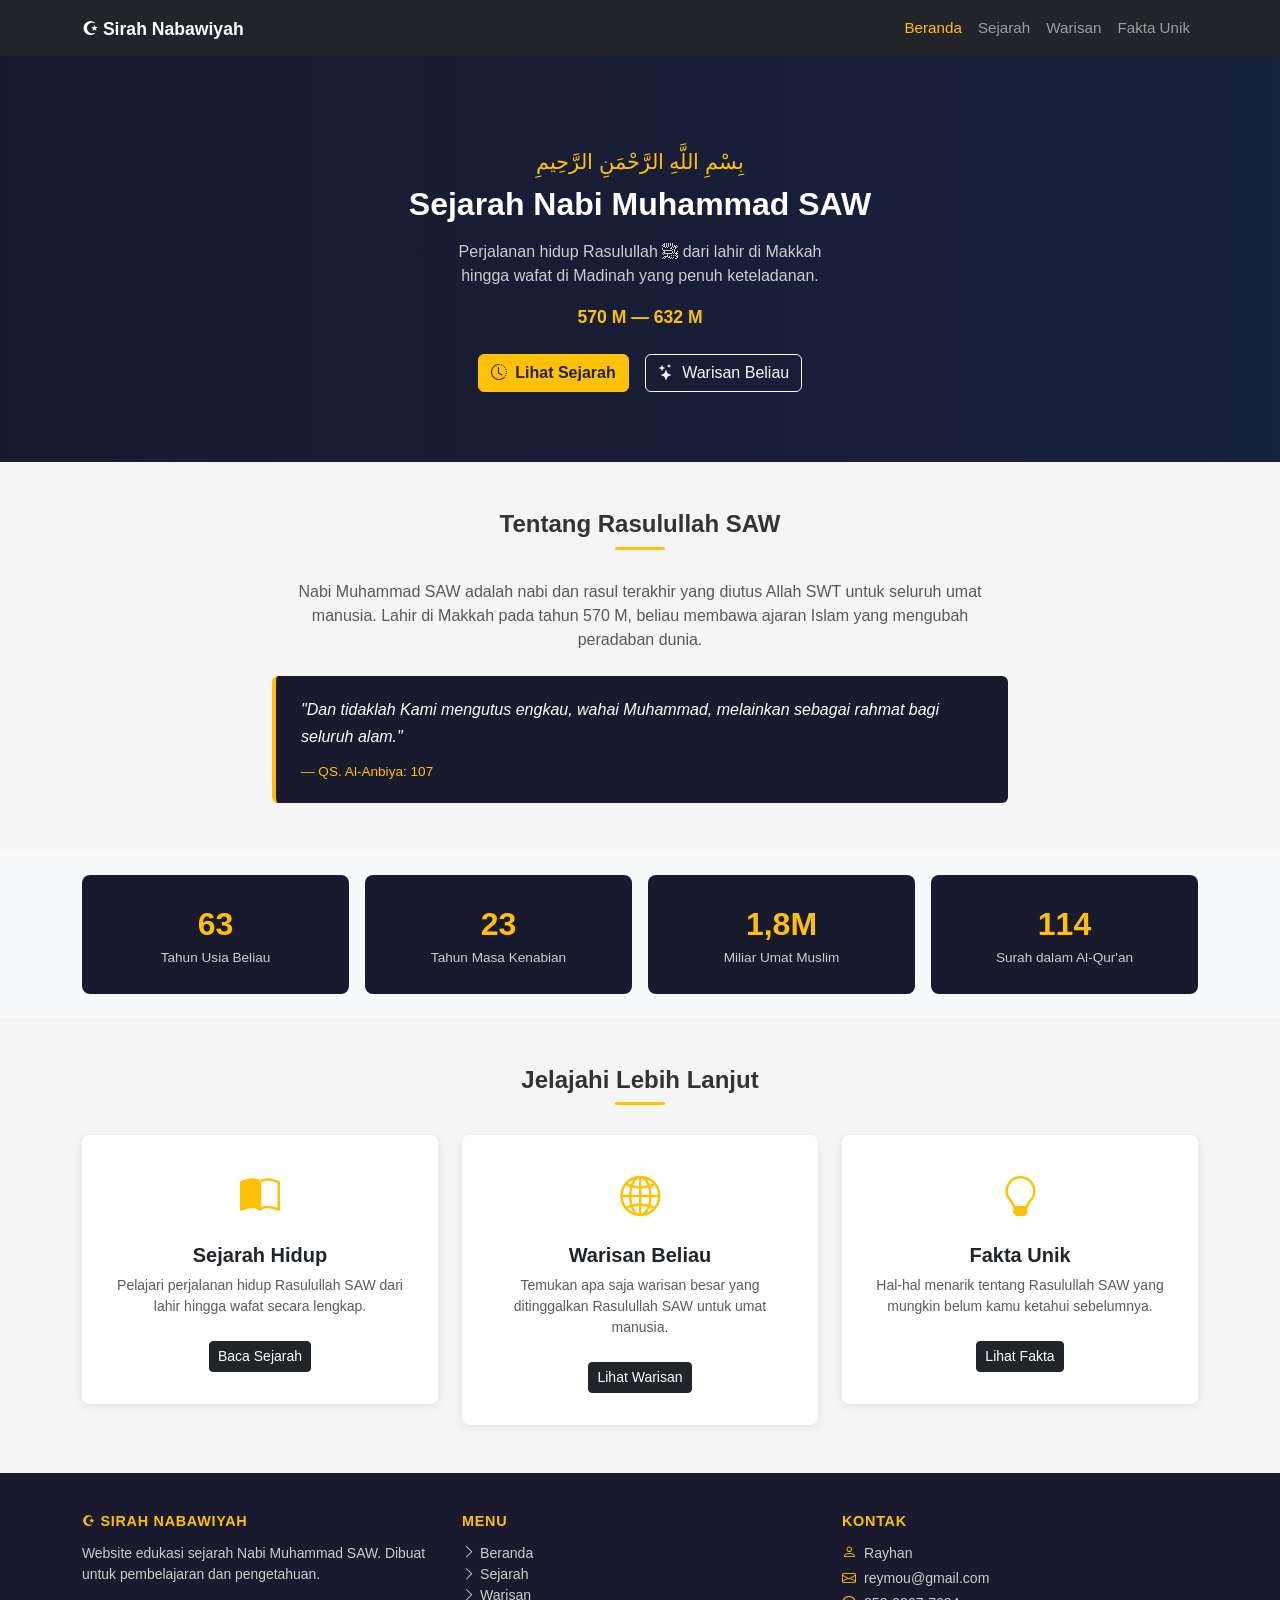
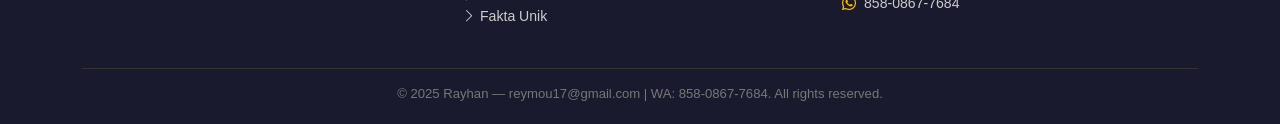
<file: index.html>
<!DOCTYPE html>
<html lang="id">
<head>
  <meta charset="UTF-8">
  <meta name="viewport" content="width=device-width, initial-scale=1.0">
  <title>Beranda — Sejarah Rasulullah SAW</title>
  <link href="https://cdn.jsdelivr.net/npm/bootstrap@5.3.3/dist/css/bootstrap.min.css" rel="stylesheet">
  <link href="https://cdn.jsdelivr.net/npm/bootstrap-icons@1.11.3/font/bootstrap-icons.min.css" rel="stylesheet">
  <link rel="stylesheet" href="style.css">
</head>
<body>

  <!-- NAVBAR -->
  <nav class="navbar navbar-expand-lg navbar-dark bg-dark sticky-top">
    <div class="container">
      <a class="navbar-brand" href="index.html">
        <span>☪ Sirah Nabawiyah</span>
      </a>
      <button class="navbar-toggler" type="button"
        data-bs-toggle="collapse" data-bs-target="#navMenu">
        <span class="navbar-toggler-icon"></span>
      </button>
      <div class="collapse navbar-collapse" id="navMenu">
        <ul class="navbar-nav ms-auto">
          <li class="nav-item"><a class="nav-link" href="index.html">Beranda</a></li>
          <li class="nav-item"><a class="nav-link" href="sejarah.html">Sejarah</a></li>
          <li class="nav-item"><a class="nav-link" href="warisan.html">Warisan</a></li>
          <li class="nav-item"><a class="nav-link" href="fakta.html">Fakta Unik</a></li>
        </ul>
      </div>
    </div>
  </nav>

  <!-- HERO -->
  <section class="hero">
    <div class="container">
      <p class="mb-2" style="color:#ffc107; font-size:1.3rem;">بِسْمِ اللَّهِ الرَّحْمَنِ الرَّحِيمِ</p>
      <h1>Sejarah Nabi Muhammad SAW</h1>
      <p class="mt-3 mb-1">Perjalanan hidup Rasulullah ﷺ dari lahir di Makkah<br>hingga wafat di Madinah yang penuh keteladanan.</p>
      <p class="tahun mt-3">570 M &mdash; 632 M</p>
      <div class="mt-4 d-flex gap-3 justify-content-center flex-wrap">
        <a href="sejarah.html" class="btn btn-warning text-dark fw-bold">
          <i class="bi bi-clock-history me-1"></i> Lihat Sejarah
        </a>
        <a href="warisan.html" class="btn btn-outline-light">
          <i class="bi bi-stars me-1"></i> Warisan Beliau
        </a>
      </div>
    </div>
  </section>

  <!-- RINGKASAN SINGKAT -->
  <section class="py-5">
    <div class="container">
      <h2 class="section-title text-center">Tentang Rasulullah SAW</h2>
      <div class="title-line"></div>

      <div class="row justify-content-center">
        <div class="col-md-8">
          <p class="text-center text-muted mb-4">
            Nabi Muhammad SAW adalah nabi dan rasul terakhir yang diutus Allah SWT untuk seluruh umat manusia.
            Lahir di Makkah pada tahun 570 M, beliau membawa ajaran Islam yang mengubah peradaban dunia.
          </p>
          <div class="quote-box">
            "Dan tidaklah Kami mengutus engkau, wahai Muhammad, melainkan sebagai rahmat bagi seluruh alam."
            <cite>— QS. Al-Anbiya: 107</cite>
          </div>
        </div>
      </div>
    </div>
  </section>

  <!-- STATISTIK -->
  <section class="py-4 bg-light">
    <div class="container">
      <div class="row g-3 text-center">
        <div class="col-6 col-md-3">
          <div class="stat-box">
            <div class="angka">63</div>
            <p>Tahun Usia Beliau</p>
          </div>
        </div>
        <div class="col-6 col-md-3">
          <div class="stat-box">
            <div class="angka">23</div>
            <p>Tahun Masa Kenabian</p>
          </div>
        </div>
        <div class="col-6 col-md-3">
          <div class="stat-box">
            <div class="angka">1,8M</div>
            <p>Miliar Umat Muslim</p>
          </div>
        </div>
        <div class="col-6 col-md-3">
          <div class="stat-box">
            <div class="angka">114</div>
            <p>Surah dalam Al-Qur'an</p>
          </div>
        </div>
      </div>
    </div>
  </section>

  <!-- NAVIGASI KE HALAMAN LAIN -->
  <section class="py-5">
    <div class="container">
      <h2 class="section-title text-center">Jelajahi Lebih Lanjut</h2>
      <div class="title-line"></div>
      <div class="row g-4">

        <div class="col-md-4">
          <div class="card text-center p-3">
            <div class="card-body">
              <i class="bi bi-book-half fs-1 text-warning mb-3 d-block"></i>
              <h5 class="fw-bold">Sejarah Hidup</h5>
              <p class="text-muted small">Pelajari perjalanan hidup Rasulullah SAW dari lahir hingga wafat secara lengkap.</p>
              <a href="sejarah.html" class="btn btn-sm btn-dark mt-2">Baca Sejarah</a>
            </div>
          </div>
        </div>

        <div class="col-md-4">
          <div class="card text-center p-3">
            <div class="card-body">
              <i class="bi bi-globe2 fs-1 text-warning mb-3 d-block"></i>
              <h5 class="fw-bold">Warisan Beliau</h5>
              <p class="text-muted small">Temukan apa saja warisan besar yang ditinggalkan Rasulullah SAW untuk umat manusia.</p>
              <a href="warisan.html" class="btn btn-sm btn-dark mt-2">Lihat Warisan</a>
            </div>
          </div>
        </div>

        <div class="col-md-4">
          <div class="card text-center p-3">
            <div class="card-body">
              <i class="bi bi-lightbulb fs-1 text-warning mb-3 d-block"></i>
              <h5 class="fw-bold">Fakta Unik</h5>
              <p class="text-muted small">Hal-hal menarik tentang Rasulullah SAW yang mungkin belum kamu ketahui sebelumnya.</p>
              <a href="fakta.html" class="btn btn-sm btn-dark mt-2">Lihat Fakta</a>
            </div>
          </div>
        </div>

      </div>
    </div>
  </section>

  <!-- FOOTER -->
  <footer>
    <div class="container">
      <div class="row g-4">
        <div class="col-md-4">
          <h6>☪ Sirah Nabawiyah</h6>
          <p style="font-size:0.87rem;">Website edukasi sejarah Nabi Muhammad SAW. Dibuat untuk pembelajaran dan pengetahuan.</p>
        </div>
        <div class="col-md-4">
          <h6>Menu</h6>
          <ul class="list-unstyled" style="font-size:0.88rem;">
            <li><a href="index.html"><i class="bi bi-chevron-right me-1"></i>Beranda</a></li>
            <li><a href="sejarah.html"><i class="bi bi-chevron-right me-1"></i>Sejarah</a></li>
            <li><a href="warisan.html"><i class="bi bi-chevron-right me-1"></i>Warisan</a></li>
            <li><a href="fakta.html"><i class="bi bi-chevron-right me-1"></i>Fakta Unik</a></li>
          </ul>
        </div>
        <div class="col-md-4">
          <h6>Kontak</h6>
          <ul class="list-unstyled" style="font-size:0.88rem;">
            <li class="mb-1"><i class="bi bi-person me-2 text-warning"></i>Rayhan</li>
            <li class="mb-1"><i class="bi bi-envelope me-2 text-warning"></i><a href="mailto:reymou@gmail.com">reymou@gmail.com</a></li>
            <li><i class="bi bi-whatsapp me-2 text-warning"></i><a href="https://wa.me/62858-0867-7684">858-0867-7684</a></li>
          </ul>
        </div>
      </div>
      <div class="footer-bottom">
        &copy; 2025 Rayhan — reymou17@gmail.com | WA: 858-0867-7684. All rights reserved.
      </div>
    </div>
  </footer>

  <button id="backToTop" title="Kembali ke atas"><i class="bi bi-arrow-up"></i></button>

  <script src="https://cdn.jsdelivr.net/npm/bootstrap@5.3.3/dist/js/bootstrap.bundle.min.js"></script>
  <script src="script.js"></script>
</body>
</html>
</file>
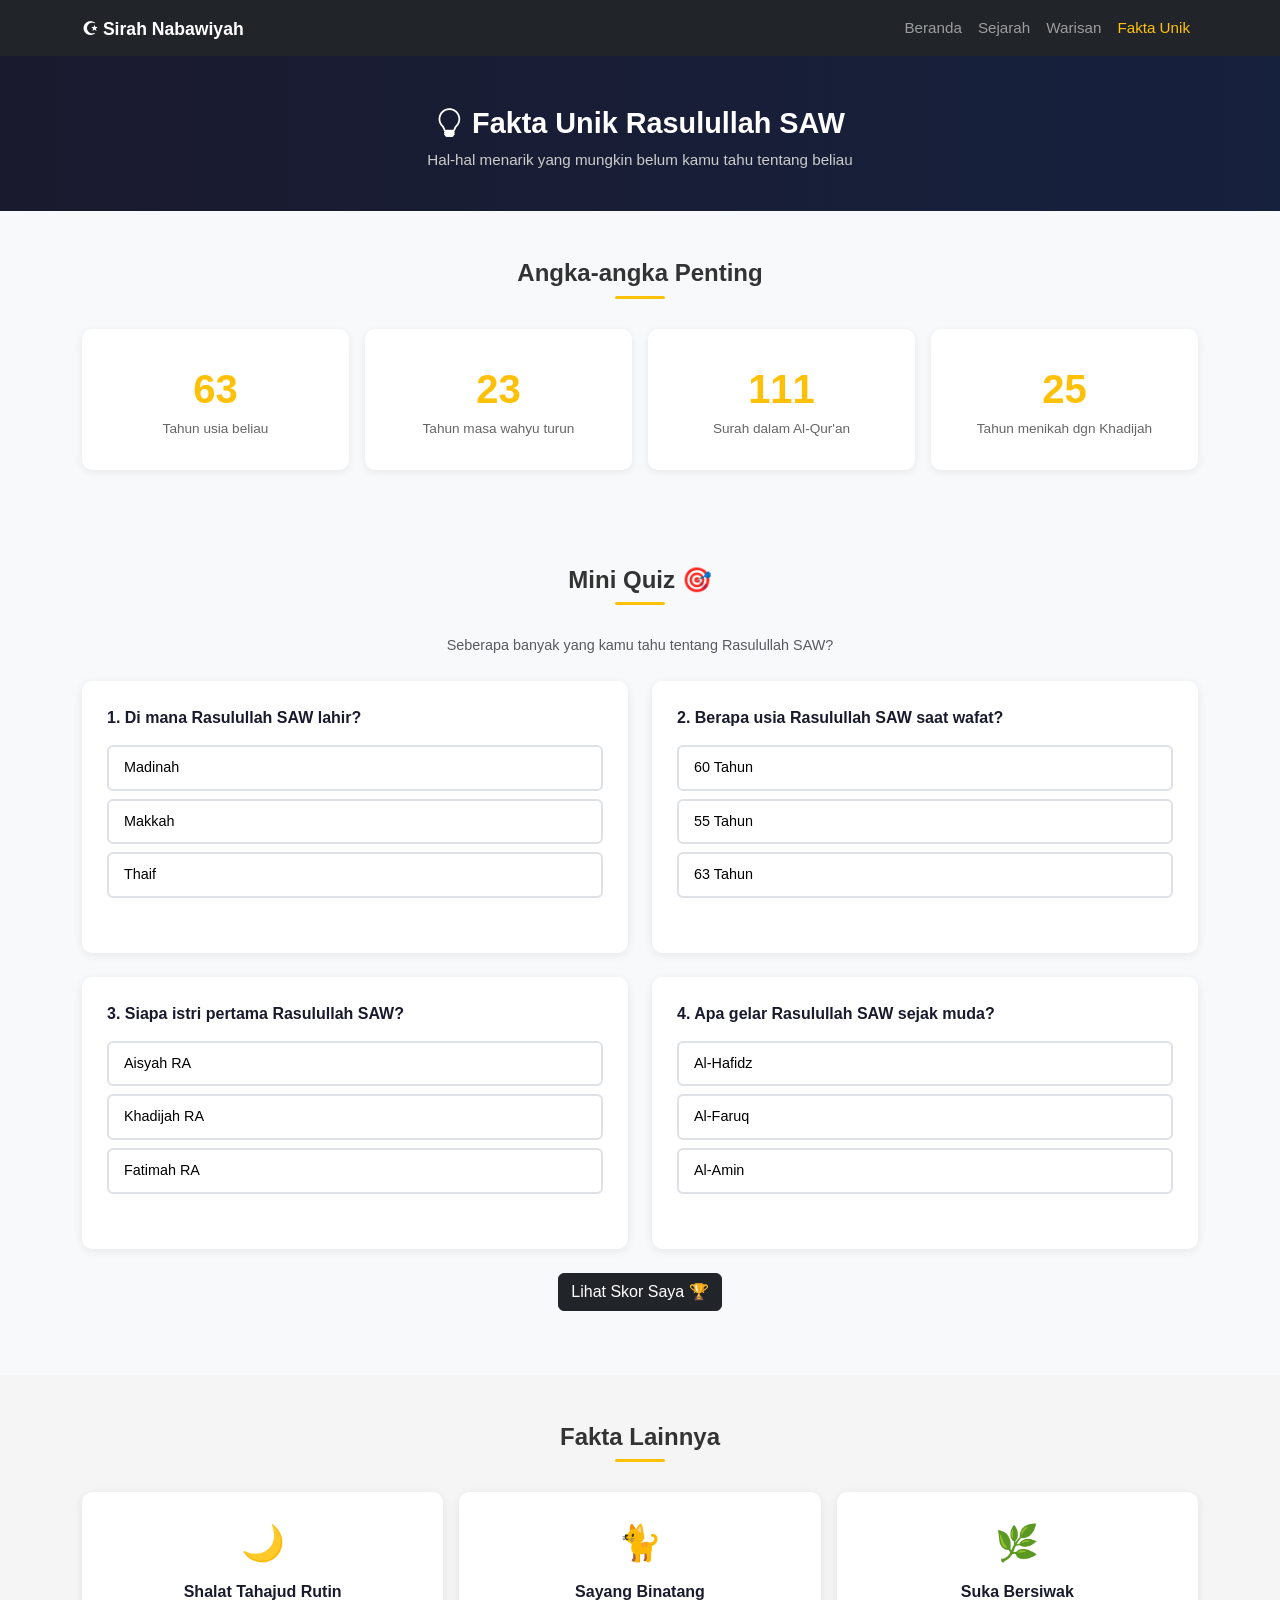
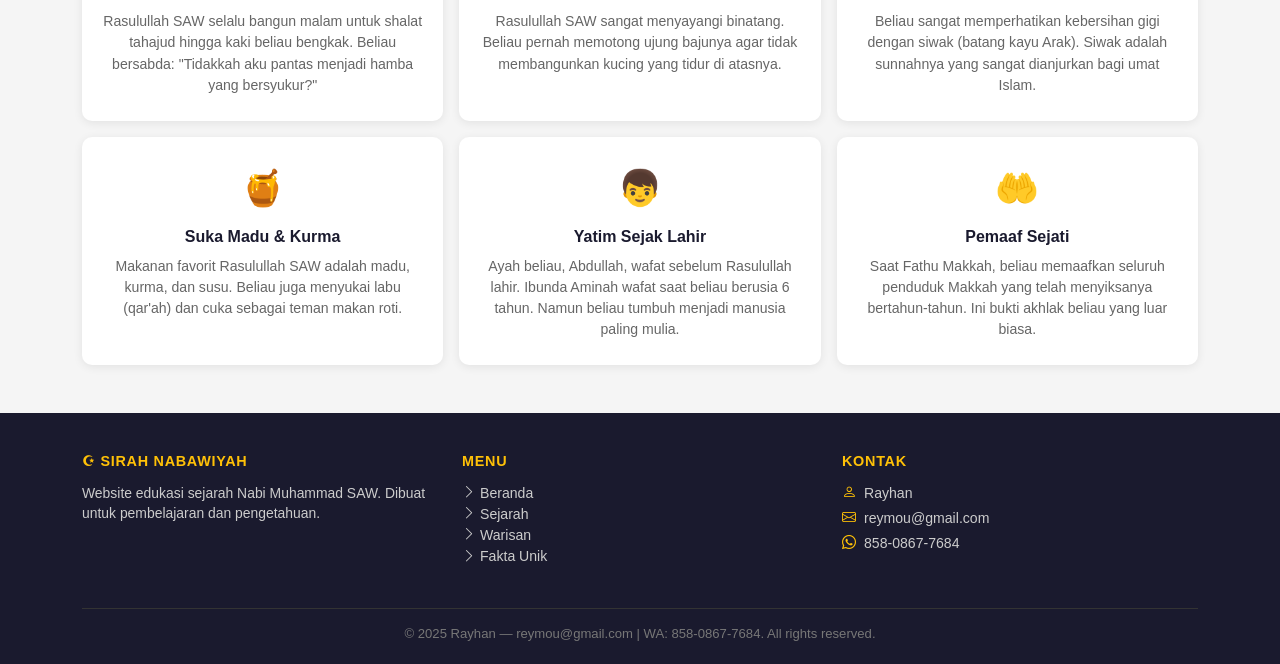
<file: fakta.html>
<!DOCTYPE html>
<html lang="id">
<head>
  <meta charset="UTF-8">
  <meta name="viewport" content="width=device-width, initial-scale=1.0">
  <title>Fakta Unik — Rasulullah SAW</title>
  <link href="https://cdn.jsdelivr.net/npm/bootstrap@5.3.3/dist/css/bootstrap.min.css" rel="stylesheet">
  <link href="https://cdn.jsdelivr.net/npm/bootstrap-icons@1.11.3/font/bootstrap-icons.min.css" rel="stylesheet">
  <link rel="stylesheet" href="style.css">
  <style>
    /* Flip card */
    .flip-card {
      perspective: 1000px;
      height: 200px;
      cursor: pointer;
    }
    .flip-inner {
      width: 100%;
      height: 100%;
      transition: transform 0.55s;
      transform-style: preserve-3d;
      position: relative;
    }
    .flip-card.flipped .flip-inner {
      transform: rotateY(180deg);
    }
    .flip-front, .flip-back {
      position: absolute;
      width: 100%;
      height: 100%;
      backface-visibility: hidden;
      border-radius: 10px;
      display: flex;
      flex-direction: column;
      align-items: center;
      justify-content: center;
      padding: 20px;
      text-align: center;
    }
    .flip-front {
      background: #1a1a2e;
      color: white;
    }
    .flip-front .icon { font-size: 2rem; margin-bottom: 10px; }
    .flip-front h6 { font-size: 0.95rem; font-weight: 700; margin: 0; }
    .flip-front small { font-size: 0.75rem; color: #aaa; margin-top: 6px; }
    .flip-back {
      background: #ffc107;
      color: #1a1a2e;
      transform: rotateY(180deg);
    }
    .flip-back p { font-size: 0.83rem; font-weight: 500; margin: 0; line-height: 1.5; }

    /* Quiz */
    .quiz-box {
      background: white;
      border-radius: 10px;
      padding: 25px;
      box-shadow: 0 2px 10px rgba(0,0,0,0.08);
    }
    .quiz-box .question {
      font-weight: 700;
      font-size: 1rem;
      color: #1a1a2e;
      margin-bottom: 15px;
    }
    .quiz-option {
      display: block;
      width: 100%;
      text-align: left;
      padding: 10px 15px;
      margin-bottom: 8px;
      border: 2px solid #dee2e6;
      border-radius: 6px;
      background: white;
      font-size: 0.9rem;
      cursor: pointer;
      transition: all 0.2s;
    }
    .quiz-option:hover { border-color: #ffc107; background: #fff8e1; }
    .quiz-option.correct { border-color: #198754; background: #d1e7dd; color: #0f5132; }
    .quiz-option.wrong   { border-color: #dc3545; background: #f8d7da; color: #842029; }
    .quiz-feedback { font-size: 0.88rem; margin-top: 10px; font-weight: 600; min-height: 20px; }

    /* Angka counter */
    .counter-box {
      text-align: center;
      padding: 30px 15px;
      background: white;
      border-radius: 10px;
      box-shadow: 0 2px 8px rgba(0,0,0,0.07);
    }
    .counter-box .num {
      font-size: 2.5rem;
      font-weight: 700;
      color: #ffc107;
    }
    .counter-box p {
      font-size: 0.85rem;
      color: #666;
      margin: 0;
    }
  </style>
</head>
<body>

  <!-- NAVBAR -->
  <nav class="navbar navbar-expand-lg navbar-dark bg-dark sticky-top">
    <div class="container">
      <a class="navbar-brand" href="index.html"><span>☪ Sirah Nabawiyah</span></a>
      <button class="navbar-toggler" type="button"
        data-bs-toggle="collapse" data-bs-target="#navMenu">
        <span class="navbar-toggler-icon"></span>
      </button>
      <div class="collapse navbar-collapse" id="navMenu">
        <ul class="navbar-nav ms-auto">
          <li class="nav-item"><a class="nav-link" href="index.html">Beranda</a></li>
          <li class="nav-item"><a class="nav-link" href="sejarah.html">Sejarah</a></li>
          <li class="nav-item"><a class="nav-link" href="warisan.html">Warisan</a></li>
          <li class="nav-item"><a class="nav-link" href="fakta.html">Fakta Unik</a></li>
        </ul>
      </div>
    </div>
  </nav>

  <!-- PAGE HEADER -->
  <div class="page-header">
    <div class="container">
      <h2><i class="bi bi-lightbulb me-2"></i>Fakta Unik Rasulullah SAW</h2>
      <p>Hal-hal menarik yang mungkin belum kamu tahu tentang beliau</p>
    </div>
  </div>

  <!-- ANGKA PENTING -->
  <section class="py-5 bg-light">
    <div class="container">
      <h2 class="section-title text-center">Angka-angka Penting</h2>
      <div class="title-line"></div>
      <div class="row g-3">
        <div class="col-6 col-md-3">
          <div class="counter-box">
            <div class="num" data-target="63">0</div>
            <p>Tahun usia beliau</p>
          </div>
        </div>
        <div class="col-6 col-md-3">
          <div class="counter-box">
            <div class="num" data-target="23">0</div>
            <p>Tahun masa wahyu turun</p>
          </div>
        </div>
        <div class="col-6 col-md-3">
          <div class="counter-box">
            <div class="num" data-target="114">0</div>
            <p>Surah dalam Al-Qur'an</p>
          </div>
        </div>
        <div class="col-6 col-md-3">
          <div class="counter-box">
            <div class="num" data-target="25">0</div>
            <p>Tahun menikah dgn Khadijah</p>
          </div>
        </div>
      </div>
    </div>
  </section>

  <!-- MINI QUIZ -->
  <section class="py-5 bg-light">
    <div class="container">
      <h2 class="section-title text-center">Mini Quiz 🎯</h2>
      <div class="title-line"></div>
      <p class="text-center text-muted mb-4" style="font-size:0.9rem;">Seberapa banyak yang kamu tahu tentang Rasulullah SAW?</p>

      <div class="row g-4 justify-content-center" id="quizContainer">

        <div class="col-md-6">
          <div class="quiz-box">
            <div class="question">1. Di mana Rasulullah SAW lahir?</div>
            <button class="quiz-option" data-correct="false" data-qid="1">Madinah</button>
            <button class="quiz-option" data-correct="true"  data-qid="1">Makkah</button>
            <button class="quiz-option" data-correct="false" data-qid="1">Thaif</button>
            <div class="quiz-feedback" id="fb1"></div>
          </div>
        </div>

        <div class="col-md-6">
          <div class="quiz-box">
            <div class="question">2. Berapa usia Rasulullah SAW saat wafat?</div>
            <button class="quiz-option" data-correct="false" data-qid="2">60 Tahun</button>
            <button class="quiz-option" data-correct="false" data-qid="2">55 Tahun</button>
            <button class="quiz-option" data-correct="true"  data-qid="2">63 Tahun</button>
            <div class="quiz-feedback" id="fb2"></div>
          </div>
        </div>

        <div class="col-md-6">
          <div class="quiz-box">
            <div class="question">3. Siapa istri pertama Rasulullah SAW?</div>
            <button class="quiz-option" data-correct="false" data-qid="3">Aisyah RA</button>
            <button class="quiz-option" data-correct="true"  data-qid="3">Khadijah RA</button>
            <button class="quiz-option" data-correct="false" data-qid="3">Fatimah RA</button>
            <div class="quiz-feedback" id="fb3"></div>
          </div>
        </div>

        <div class="col-md-6">
          <div class="quiz-box">
            <div class="question">4. Apa gelar Rasulullah SAW sejak muda?</div>
            <button class="quiz-option" data-correct="false" data-qid="4">Al-Hafidz</button>
            <button class="quiz-option" data-correct="false" data-qid="4">Al-Faruq</button>
            <button class="quiz-option" data-correct="true"  data-qid="4">Al-Amin</button>
            <div class="quiz-feedback" id="fb4"></div>
          </div>
        </div>

      </div>

      <!-- Skor -->
      <div class="text-center mt-4">
        <button class="btn btn-dark" onclick="showScore()">Lihat Skor Saya 🏆</button>
        <div id="scoreResult" class="mt-3 fw-bold fs-5" style="color:#1a1a2e;"></div>
      </div>
    </div>
  </section>

  <!-- FAKTA GRID -->
  <section class="py-5">
    <div class="container">
      <h2 class="section-title text-center">Fakta Lainnya</h2>
      <div class="title-line"></div>
      <div class="row g-3">
        <div class="col-md-4">
          <div class="fakta-card">
            <div class="icon">🌙</div>
            <h5>Shalat Tahajud Rutin</h5>
            <p>Rasulullah SAW selalu bangun malam untuk shalat tahajud hingga kaki beliau bengkak. Beliau bersabda: "Tidakkah aku pantas menjadi hamba yang bersyukur?"</p>
          </div>
        </div>
        <div class="col-md-4">
          <div class="fakta-card">
            <div class="icon">🐈</div>
            <h5>Sayang Binatang</h5>
            <p>Rasulullah SAW sangat menyayangi binatang. Beliau pernah memotong ujung bajunya agar tidak membangunkan kucing yang tidur di atasnya.</p>
          </div>
        </div>
        <div class="col-md-4">
          <div class="fakta-card">
            <div class="icon">🌿</div>
            <h5>Suka Bersiwak</h5>
            <p>Beliau sangat memperhatikan kebersihan gigi dengan siwak (batang kayu Arak). Siwak adalah sunnahnya yang sangat dianjurkan bagi umat Islam.</p>
          </div>
        </div>
        <div class="col-md-4">
          <div class="fakta-card">
            <div class="icon">🍯</div>
            <h5>Suka Madu & Kurma</h5>
            <p>Makanan favorit Rasulullah SAW adalah madu, kurma, dan susu. Beliau juga menyukai labu (qar'ah) dan cuka sebagai teman makan roti.</p>
          </div>
        </div>
        <div class="col-md-4">
          <div class="fakta-card">
            <div class="icon">👦</div>
            <h5>Yatim Sejak Lahir</h5>
            <p>Ayah beliau, Abdullah, wafat sebelum Rasulullah lahir. Ibunda Aminah wafat saat beliau berusia 6 tahun. Namun beliau tumbuh menjadi manusia paling mulia.</p>
          </div>
        </div>
        <div class="col-md-4">
          <div class="fakta-card">
            <div class="icon">🤲</div>
            <h5>Pemaaf Sejati</h5>
            <p>Saat Fathu Makkah, beliau memaafkan seluruh penduduk Makkah yang telah menyiksanya bertahun-tahun. Ini bukti akhlak beliau yang luar biasa.</p>
          </div>
        </div>
      </div>
    </div>
  </section>

  <!-- FOOTER -->
  <footer>
    <div class="container">
      <div class="row g-4">
        <div class="col-md-4">
          <h6>☪ Sirah Nabawiyah</h6>
          <p style="font-size:0.87rem;">Website edukasi sejarah Nabi Muhammad SAW. Dibuat untuk pembelajaran dan pengetahuan.</p>
        </div>
        <div class="col-md-4">
          <h6>Menu</h6>
          <ul class="list-unstyled" style="font-size:0.88rem;">
            <li><a href="index.html"><i class="bi bi-chevron-right me-1"></i>Beranda</a></li>
            <li><a href="sejarah.html"><i class="bi bi-chevron-right me-1"></i>Sejarah</a></li>
            <li><a href="warisan.html"><i class="bi bi-chevron-right me-1"></i>Warisan</a></li>
            <li><a href="fakta.html"><i class="bi bi-chevron-right me-1"></i>Fakta Unik</a></li>
          </ul>
        </div>
        <div class="col-md-4">
          <h6>Kontak</h6>
          <ul class="list-unstyled" style="font-size:0.88rem;">
            <li class="mb-1"><i class="bi bi-person me-2 text-warning"></i>Rayhan</li>
            <li class="mb-1"><i class="bi bi-envelope me-2 text-warning"></i><a href="mailto:reymou@gmail.com">reymou@gmail.com</a></li>
            <li><i class="bi bi-whatsapp me-2 text-warning"></i><a href="https://wa.me/6285808677684">858-0867-7684</a></li>
          </ul>
        </div>
      </div>
      <div class="footer-bottom">
        &copy; 2025 Rayhan — reymou@gmail.com | WA: 858-0867-7684. All rights reserved.
      </div>
    </div>
  </footer>

  <button id="backToTop" title="Kembali ke atas"><i class="bi bi-arrow-up"></i></button>

  <script src="https://cdn.jsdelivr.net/npm/bootstrap@5.3.3/dist/js/bootstrap.bundle.min.js"></script>
  <script src="script.js"></script>
  <script>
    // ── Counter Animasi ──
    const counters = document.querySelectorAll('.num[data-target]');
    const countObserver = new IntersectionObserver(function (entries) {
      entries.forEach(function (entry) {
        if (entry.isIntersecting) {
          const el = entry.target;
          const target = parseInt(el.getAttribute('data-target'));
          let count = 0;
          const step = Math.ceil(target / 40);
          const interval = setInterval(function () {
            count += step;
            if (count >= target) { count = target; clearInterval(interval); }
            el.textContent = count;
          }, 40);
          countObserver.unobserve(el);
        }
      });
    }, { threshold: 0.5 });
    counters.forEach(function (c) { countObserver.observe(c); });

    // ── Quiz ──
    const answered = {};

    document.querySelectorAll('.quiz-option').forEach(function (btn) {
      btn.addEventListener('click', function () {
        const qid = this.getAttribute('data-qid');
        if (answered[qid]) return;
        answered[qid] = true;

        const isCorrect = this.getAttribute('data-correct') === 'true';
        const allOptions = document.querySelectorAll('.quiz-option[data-qid="' + qid + '"]');
        const fb = document.getElementById('fb' + qid);

        allOptions.forEach(function (opt) {
          opt.disabled = true;
          if (opt.getAttribute('data-correct') === 'true') opt.classList.add('correct');
        });

        if (isCorrect) {
          this.classList.add('correct');
          fb.textContent = '✅ Benar! Bagus sekali!';
          fb.style.color = '#198754';
        } else {
          this.classList.add('wrong');
          fb.textContent = '❌ Kurang tepat. Jawaban yang benar sudah ditandai hijau.';
          fb.style.color = '#dc3545';
        }
      });
    });

    function showScore() {
      const totalQ = 4;
      let correct = 0;
      document.querySelectorAll('.quiz-option.correct').forEach(function (btn) {
        const qid = btn.getAttribute('data-qid');
        if (answered[qid] && btn.getAttribute('data-correct') === 'true') {
          const allOpts = document.querySelectorAll('.quiz-option[data-qid="' + qid + '"]');
          allOpts.forEach(function (o) {
            if (o.classList.contains('correct') && !o.classList.contains('wrong')) correct++;
          });
        }
      });
      // hitung benar dari answered
      let score = 0;
      for (let q in answered) {
        const selected = document.querySelector('.quiz-option[data-qid="' + q + '"].correct:not(.wrong)');
        if (selected) score++;
      }
      const el = document.getElementById('scoreResult');
      if (Object.keys(answered).length < totalQ) {
        el.textContent = '⚠️ Jawab semua soal dulu ya!';
        el.style.color = '#856404';
      } else {
        const pesan = score === 4 ? '🏆 Sempurna! Kamu luar biasa!' :
                      score >= 2 ? '👍 Bagus! Terus belajar!' : '📖 Yuk baca lagi materinya!';
        el.textContent = 'Skor kamu: ' + score + ' / ' + totalQ + ' — ' + pesan;
        el.style.color = score === 4 ? '#198754' : '#1a1a2e';
      }
    }
  </script>
</body>
</html>
</file>
<file: style.css>
/* =====================
   style.css - Shared
   Sejarah Rasulullah SAW
   ===================== */

html {
  scroll-behavior: smooth;
}

body {
  font-family: 'Segoe UI', Tahoma, sans-serif;
  background-color: #f5f5f5;
  color: #333;
}

/* ── NAVBAR ── */
.navbar-brand span {
  font-size: 1.1rem;
  font-weight: 700;
}

.navbar .nav-link {
  font-size: 0.95rem;
  padding: 0.4rem 0.8rem;
}

.navbar .nav-link.active,
.navbar .nav-link:hover {
  color: #ffc107 !important;
}

/* ── HERO (Beranda) ── */
.hero {
  background: linear-gradient(to right, #1a1a2e, #16213e);
  color: white;
  padding: 90px 0 70px;
  text-align: center;
}

.hero h1 {
  font-size: 2rem;
  font-weight: 700;
}

.hero p {
  color: #ccc;
  font-size: 1rem;
}

.hero .tahun {
  color: #ffc107;
  font-size: 1.1rem;
  font-weight: 600;
}

/* ── PAGE HEADER (semua halaman selain beranda) ── */
.page-header {
  background: linear-gradient(to right, #1a1a2e, #16213e);
  color: white;
  padding: 50px 0 40px;
  text-align: center;
}

.page-header h2 {
  font-size: 1.8rem;
  font-weight: 700;
}

.page-header p {
  color: #ccc;
  font-size: 0.95rem;
  margin: 0;
}

/* ── SECTION TITLE ── */
.section-title {
  font-size: 1.5rem;
  font-weight: 700;
  margin-bottom: 8px;
}

.title-line {
  width: 50px;
  height: 3px;
  background-color: #ffc107;
  margin: 0 auto 30px;
  border-radius: 2px;
}

/* ── CARDS ── */
.card {
  border: none;
  border-radius: 8px;
  box-shadow: 0 2px 8px rgba(0,0,0,0.08);
  transition: transform 0.2s;
}

.card:hover {
  transform: translateY(-3px);
}

.card img {
  border-radius: 8px 8px 0 0;
  height: 200px;
  object-fit: cover;
}

/* ── FAKTA UNIK CARDS ── */
.fakta-card {
  background: white;
  border-radius: 10px;
  padding: 25px 20px;
  box-shadow: 0 2px 10px rgba(0,0,0,0.08);
  text-align: center;
  transition: transform 0.25s, box-shadow 0.25s;
  height: 100%;
  cursor: default;
}

.fakta-card:hover {
  transform: translateY(-5px);
  box-shadow: 0 6px 20px rgba(0,0,0,0.13);
}

.fakta-card .icon {
  font-size: 2.2rem;
  margin-bottom: 12px;
}

.fakta-card h5 {
  font-size: 1rem;
  font-weight: 700;
  margin-bottom: 10px;
  color: #1a1a2e;
}

.fakta-card p {
  font-size: 0.88rem;
  color: #666;
  margin: 0;
}

/* ── QUOTE BOX ── */
.quote-box {
  background: #1a1a2e;
  color: white;
  border-left: 4px solid #ffc107;
  padding: 20px 25px;
  border-radius: 6px;
  font-style: italic;
  font-size: 1rem;
  line-height: 1.7;
}

.quote-box cite {
  display: block;
  margin-top: 10px;
  font-size: 0.85rem;
  color: #ffc107;
  font-style: normal;
}

/* ── STAT BOXES ── */
.stat-box {
  background: #1a1a2e;
  color: white;
  border-radius: 8px;
  padding: 25px 15px;
  text-align: center;
}

.stat-box .angka {
  font-size: 2rem;
  font-weight: 700;
  color: #ffc107;
}

.stat-box p {
  font-size: 0.85rem;
  margin: 0;
  color: #ccc;
}

/* ── TIMELINE (Sejarah) ── */
.timeline-list {
  list-style: none;
  padding: 0;
  margin: 0;
  position: relative;
}

.timeline-list::before {
  content: '';
  position: absolute;
  left: 18px;
  top: 0;
  bottom: 0;
  width: 2px;
  background: #dee2e6;
}

.timeline-list li {
  position: relative;
  padding: 0 0 28px 52px;
}

.timeline-list li::before {
  content: '';
  position: absolute;
  left: 10px;
  top: 5px;
  width: 16px;
  height: 16px;
  border-radius: 50%;
  background: #ffc107;
  border: 3px solid white;
  box-shadow: 0 0 0 2px #ffc107;
}

.timeline-list li .tl-year {
  font-size: 0.78rem;
  font-weight: 700;
  color: #ffc107;
  text-transform: uppercase;
  letter-spacing: 0.05em;
  margin-bottom: 3px;
}

.timeline-list li h6 {
  font-weight: 700;
  font-size: 0.98rem;
  margin-bottom: 4px;
  color: #1a1a2e;
}

.timeline-list li p {
  font-size: 0.88rem;
  color: #666;
  margin: 0;
}

/* ── WARISAN CARDS ── */
.warisan-icon {
  font-size: 2.5rem;
  margin-bottom: 10px;
}

/* ── FOOTER ── */
footer {
  background-color: #1a1a2e;
  color: #ccc;
  padding: 40px 0 20px;
}

footer h6 {
  color: #ffc107;
  font-weight: 700;
  margin-bottom: 12px;
  font-size: 0.9rem;
  text-transform: uppercase;
  letter-spacing: 0.05em;
}

footer a {
  color: #ccc;
  text-decoration: none;
  font-size: 0.88rem;
}

footer a:hover {
  color: #ffc107;
}

footer .footer-bottom {
  border-top: 1px solid #333;
  margin-top: 25px;
  padding-top: 15px;
  font-size: 0.82rem;
  color: #777;
  text-align: center;
}

/* ── BACK TO TOP ── */
#backToTop {
  position: fixed;
  bottom: 22px;
  right: 22px;
  z-index: 999;
  display: none;
  width: 40px;
  height: 40px;
  border-radius: 50%;
  padding: 0;
  font-size: 1rem;
  background-color: #1a1a2e;
  border: 2px solid #ffc107;
  color: #ffc107;
}

#backToTop:hover {
  background-color: #ffc107;
  color: #1a1a2e;
}

/* ── RESPONSIVE ── */
@media (max-width: 576px) {
  .hero h1 {
    font-size: 1.5rem;
  }
  .stat-box .angka {
    font-size: 1.5rem;
  }
}
</file>
